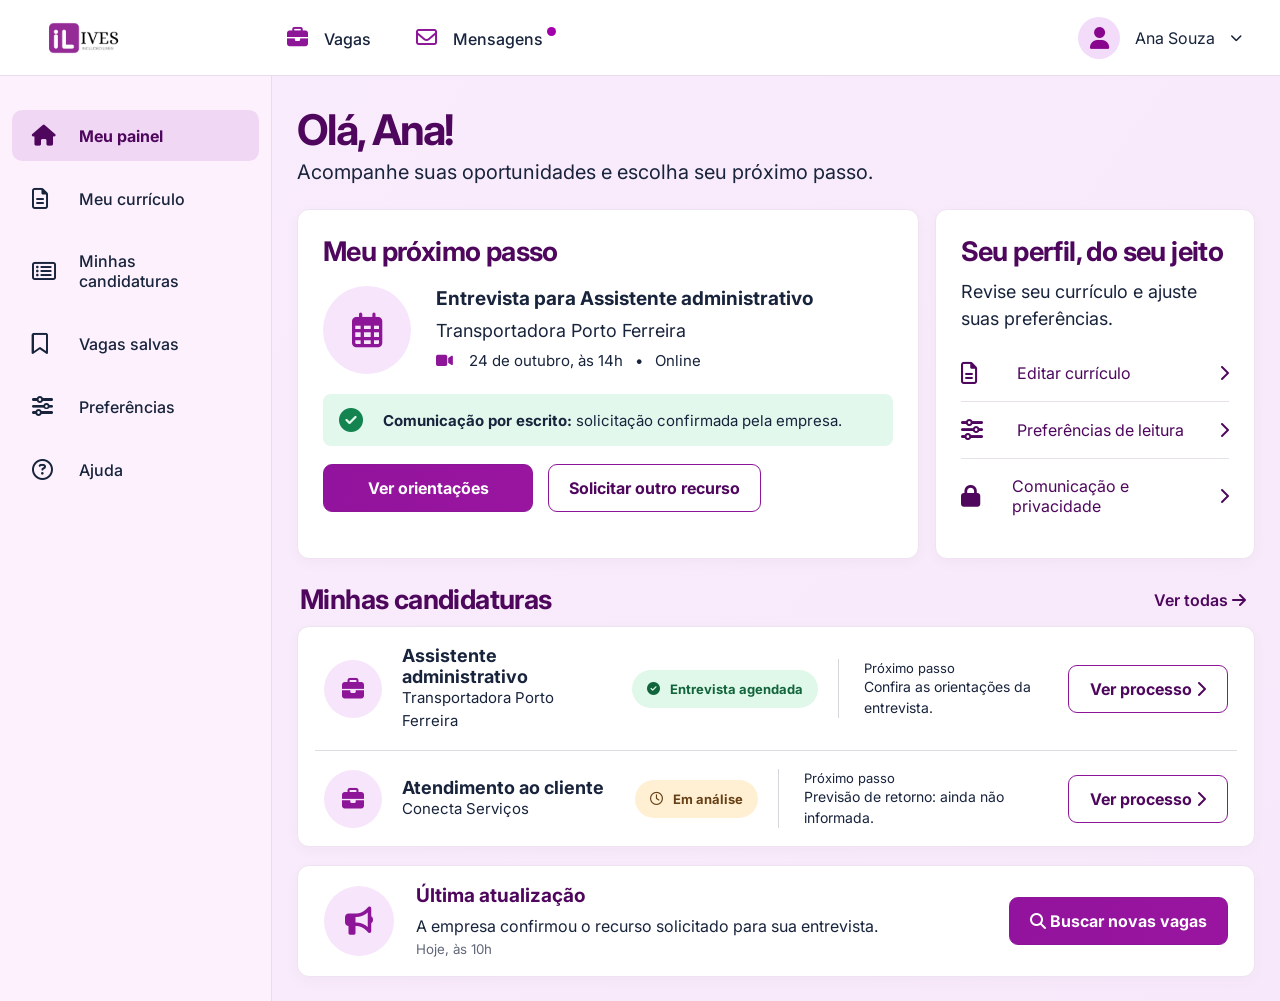
<file: painel_candidato/index.html>
<!doctype html>
<html lang="pt-BR">
<head>
    <meta charset="UTF-8">
    <meta name="viewport" content="width=device-width,initial-scale=1">
    <link rel="stylesheet" href="https://cdnjs.cloudflare.com/ajax/libs/font-awesome/6.7.2/css/all.min.css">
    <link rel="stylesheet" href="css/nav-lateral.css">
    <link rel="stylesheet" href="css/base.css">
    <link rel="stylesheet" href="css/componentes.css">
    <link rel="stylesheet" href="css/header.css">
    <link rel="stylesheet" href="css/layout.css">
    <link rel="stylesheet" href="css/responsivo.css">
    <link rel="stylesheet" href="css/sidebar.css">
    <title>Meu painel | Included Lives</title>
</head>
<body>
    <!-- Cabeçalho -->
    <header class="topbar">
        <!-- Logo -->
        <img src="assets/logo.png" alt="logo da Included Lives">

        <!-- Navegação das vagas e mensagens -->
        <nav class="topnav">
            <a href="#vagas" data-view="vagas"><i class="fa-solid fa-briefcase"></i> Vagas</a>
            <a href="#mensagens" data-view="mensagens"><i class="fa-regular fa-envelope"></i> Mensagens <span class="dot"></span></a>
        </nav>

        <!-- Perfil do candidato -->
        <button class="account" id="accountBtn">
            <span class="avatar"><i class="fa-solid fa-user"></i></span><span>Ana Souza</span><i class="fa-solid fa-chevron-down"></i>
        </button>

        <!-- Opções do Perfil -->
        <div class="account-menu" id="accountMenu" hidden>
            <button data-view="preferencias">Preferências</button>
            <button data-view="ajuda">Ajuda</button>
        </div>
    </header>
    

    <div class="shell">
        <!-- Navegação lateral -->
        <aside class="sidebar" aria-label="Navegação do candidato">
            <nav>
                <button class="side-link active" data-view="painel">
                    <i class="fa-solid fa-house"></i>
                    Meu painel
                </button>
                
                <button class="side-link" data-view="curriculo">
                    <i class="fa-regular fa-file-lines"></i>
                    Meu currículo
                </button>
                
                <button class="side-link" data-view="candidaturas">
                    <i class="fa-regular fa-rectangle-list"></i>
                    Minhas candidaturas
                </button>
                
                <button class="side-link" data-view="salvas">
                    <i class="fa-regular fa-bookmark"></i> 
                    Vagas salvas
                </button>
                
                <button class="side-link" data-view="preferencias">
                    <i class="fa-solid fa-sliders"></i> 
                    Preferências
                </button>
                
                <button class="side-link" data-view="ajuda">
                    <i class="fa-regular fa-circle-question"></i> 
                    Ajuda
                </button>
            </nav>
        </aside>

        <!-- Corpo do site -->
        <main id="main" class="main">

            <!-- Seção do painel -->
            <section id="painel" class="view active">
                <!-- Titulo da página -->
                <h1>Olá, Ana!</h1>
                <p class="lead">Acompanhe suas oportunidades e escolha seu próximo passo.</p>
                
                <div class="hero-grid">
                    <!-- Card 1 -->
                    <article class="card next">
                        <!-- Titulo -->
                        <h2>Meu próximo passo</h2>
                        
                        <!-- Informações -->
                        <div class="interview">
                            <span class="round-icon"><i class="fa-regular fa-calendar-days"></i></span>
                            <div>
                                <h3>Entrevista para Assistente administrativo</h3>
                                <p>Transportadora Porto Ferreira</p>
                                <p class="small">
                                    <i class="fa-solid fa-video accent"></i> 24 de outubro, às 14h <span class="sep">•</span> Online
                                </p>
                            </div>
                        </div>
                        
                        <!-- Confirmação da empresa-->
                        <div class="success">
                            <i class="fa-solid fa-circle-check"></i>
                            <span><b>Comunicação por escrito:</b> solicitação confirmada pela empresa.</span>
                        </div>

                        <!-- Botões -->
                        <div class="buttons">
                            <button class="primary" id="orientacoesBtn">Ver orientações</button>
                            <button class="outline" id="recursoBtn">Solicitar outro recurso</button>
                        </div>
                    </article>

                    <!-- Card 2 -->
                    <article class="card profile">
                        <!-- Titulo -->
                        <h2>Seu perfil, do seu jeito</h2>
                        <p>Revise seu currículo e ajuste suas preferências.</p>
                        
                        <!-- Botões -->
                        <button data-view="curriculo">
                            <i class="fa-regular fa-file-lines"></i> 
                            Editar currículo 
                            <i class="fa-solid fa-chevron-right"></i>
                        </button>
                        
                        <button data-view="preferencias">
                            <i class="fa-solid fa-sliders"></i> 
                            Preferências de leitura 
                            <i class="fa-solid fa-chevron-right"></i>
                        </button>
                        
                        <button data-view="preferencias">
                            <i class="fa-solid fa-lock"></i> 
                            Comunicação e privacidade 
                            <i class="fa-solid fa-chevron-right"></i>
                        </button>
                    </article>
                </div>
                
                <!-- Card 3-->
                <div class="section-title">
                    <h2>Minhas candidaturas</h2>

                    <button class="text-button" data-view="candidaturas">
                        Ver todas
                        <i class="fa-solid fa-arrow-right"></i>
                    </button>
                </div>

                <!-- Informações das candidaturas -->
                <article class="card applications">
                    <!-- Candidatura 1 -->
                    <div class="app-row">
                        <span class="round-icon mini"><i class="fa-solid fa-briefcase"></i></span>
                        
                        <!-- Nome da vaga e da empresa -->
                        <div class="app-name">
                            <h3>Assistente administrativo</h3>
                            <p>Transportadora Porto Ferreira</p>
                        </div>
                        
                        <!-- Icone da situação da vaga -->
                        <span class="pill green"><i class="fa-solid fa-circle-check"></i> Entrevista agendada</span>

                        <div class="next-step">
                            <small>Próximo passo</small>
                            <p>Confira as orientações da entrevista.</p>
                        </div>
                        
                        <!-- Botão que te joga para candidaturas-->
                        <button class="outline smallbtn" data-view="candidaturas">
                            Ver processo <i class="fa-solid fa-chevron-right"></i>
                        </button>
                    </div>

                    <!-- Candidatura 2 -->
                    <div class="app-row">
                        <span class="round-icon mini"><i class="fa-solid fa-briefcase"></i></span>
                        
                        <!-- Nome da vaga e da empresa -->
                        <div class="app-name">
                            <h3>Atendimento ao cliente</h3>
                            <p>Conecta Serviços</p>
                        </div>

                        <!-- Icone da situação da vaga -->
                        <span class="pill yellow"><i class="fa-regular fa-clock"></i> Em análise</span>
                        
                        <div class="next-step">
                            <small>Próximo passo</small>
                            <p>Previsão de retorno: ainda não informada.</p>
                        </div>
                        
                        <!-- Botão que te joga para candidaturas-->
                        <button class="outline smallbtn" data-view="candidaturas">
                            Ver processo <i class="fa-solid fa-chevron-right"></i>
                        </button>
                    </div>
                </article>

                <!-- Card 4 -->
                <article class="card update">
                    <span class="round-icon"><i class="fa-solid fa-bullhorn"></i></span>
                    <!-- Atualizações -->
                    <div>
                        <h3>Última atualização</h3>
                        <p>A empresa confirmou o recurso solicitado para sua entrevista.</p>
                        <small>Hoje, às 10h</small>
                    </div>
                    
                    <!-- Botão que joga para a aba de novas vagas -->
                    <button class="primary" data-view="vagas">
                        <i class="fa-solid fa-magnifying-glass"></i> 
                        Buscar novas vagas
                    </button>
                </article>
            </section>

            <!-- Seção do curriculo -->
            <section id="curriculo" class="view">
                <!-- Titulo -->
                <h1>Meu currículo</h1>
                <p class="lead">Atualize suas informações profissionais.</p>
                
                <!-- Formulário -->
                <div class="card formcard">
                    <form id="resumeForm">
                        <label>Nome completo
                            <input name="nome" value="Ana Souza" required>
                        </label>
                        
                        <label>E-mail
                            <input name="email" type="email" placeholder="ana@exemplo.com" required>
                        </label>
                            
                        <label>Resumo profissional
                            <textarea name="resumo" rows="4" placeholder="Conte um pouco sobre suas experiências e habilidades..."></textarea>
                        </label>
                        
                        <label>Formação
                            <input name="formacao" placeholder="Sua formação">
                        </label>
                        
                        <label>Habilidades
                            <input name="habilidades" placeholder="Ex.: atendimento, informática, organização">
                        </label>
                            
                        <button class="primary" type="submit">Salvar currículo</button>
                    </form>
                </div>
            </section>

            <!-- Seção de candidaturas -->
            <section id="candidaturas" class="view">
                <!-- Titulo -->
                <h1>Minhas candidaturas</h1>
                <p class="lead">Acompanhe cada etapa dos processos seletivos.</p>
                
                <!-- Card 1 / Candidatura -->
                <div class="card listcard">
                    <h3>Assistente administrativo</h3>
                    <p>Transportadora Porto Ferreira</p>
                    <span class="pill green">Entrevista agendada</span>
                    <p class="detail">Entrevista online — 24 de outubro, às 14h. Comunicação por escrito confirmada.</p>
                </div>

                <!-- Card 2 / Candidatura -->
                <div class="card listcard">
                    <h3>Atendimento ao cliente</h3>
                    <p>Conecta Serviços</p>
                    <span class="pill yellow">Em análise</span>
                    <p class="detail">A empresa ainda não informou uma previsão de retorno.</p>
                </div>
            </section>

            <!-- Seção de vagas salvas -->
            <section id="salvas" class="view">
                <!-- Titulo -->
                <h1>Vagas salvas</h1>
                <p class="lead">Oportunidades para consultar mais tarde.</p>

                <!-- Lista das vagas salvas -->
                <div class="card listcard">
                    <p>Você ainda não salvou nenhuma vaga neste painel demonstrativo.</p>
                    <button class="primary" data-view="vagas">Buscar vagas</button>
                </div>
            </section>

            <!-- Seção de preferências -->
            <section id="preferencias" class="view">
                <!-- Titulo -->
                <h1>Preferências</h1>
                <p class="lead">Personalize sua experiência de navegação.</p>

                <!-- Opções de preferências -->
                <div class="card formcard">
                    <label class="toggle">
                        <input type="checkbox" id="largeText"> Aumentar tamanho do texto
                    </label>
                    
                    <label class="toggle">
                        <input type="checkbox" id="contrast"> Alto contraste
                    </label>
                    
                    <label class="toggle">
                        <input type="checkbox" id="reduceMotion"> Reduzir animações
                    </label>
                    
                    <label class="toggle">
                        <input type="checkbox" id="written"> Prefiro comunicação por escrito
                    </label>

                    <p class="muted">As preferências são guardadas apenas neste navegador.</p>
                </div>
            </section>

            <!-- Seção de ajuda -->
            <section id="ajuda" class="view">
                <!-- Titulo -->
                <h1>Ajuda</h1>
                <p class="lead">Encontre respostas para dúvidas frequentes.</p>
                
                <!-- Dúvidas / Faqs -->
                <div class="card formcard">
                    <details>
                        <summary>Como acompanho uma candidatura?</summary>
                        <p>Abra “Minhas candidaturas” para consultar o status demonstrativo de cada processo.</p>
                    </details>
                    <details>
                        <summary>Como solicitar um recurso de acessibilidade?</summary>
                        <p>Use “Solicitar outro recurso” na visão geral para registrar sua solicitação localmente.</p>
                    </details>
                    <details>
                        <summary>Como edito meu currículo?</summary>
                        <p>Abra “Meu currículo”, preencha os campos e clique em “Salvar currículo”.</p>
                    </details>
                </div>
            </section>

            <!-- Seção de vagas / Header -->
            <section id="vagas" class="view">
                <h1>Buscar vagas</h1>
                <p class="lead">Encontre uma oportunidade para você.</p>
                <div class="card formcard">
                    <label>Pesquisar vaga
                        <input id="jobSearch" placeholder="Cargo ou empresa">
                    </label>
                    
                    <div id="jobResults"></div>
                </div>
            </section>
            
            <!-- Seção de mensagens / Header -->
            <section id="mensagens" class="view">
                <h1>Mensagens</h1>
                <p class="lead">Suas conversas com empresas.</p>
                
                <div class="card listcard">
                    <h3>Transportadora Porto Ferreira</h3>
                    <p>Seu recurso de comunicação por escrito foi confirmado para a entrevista.</p>
                    <small>Mensagem demonstrativa</small>
                </div>
            </section>
        </main>
    </div>

    <dialog id="dialog">
        <form method="dialog"><button class="close" aria-label="Fechar">×</button>
            <h2 id="dialogTitle"></h2>
            <div id="dialogBody"></div>
            <div class="buttons">
                <button class="primary" value="close">Entendi</button>
            </div>
        </form>
    </dialog>
    
    <div id="toast" role="status" aria-live="polite"></div>
    <script src="js/painel.js"></script>
</body>

</html>
</file>
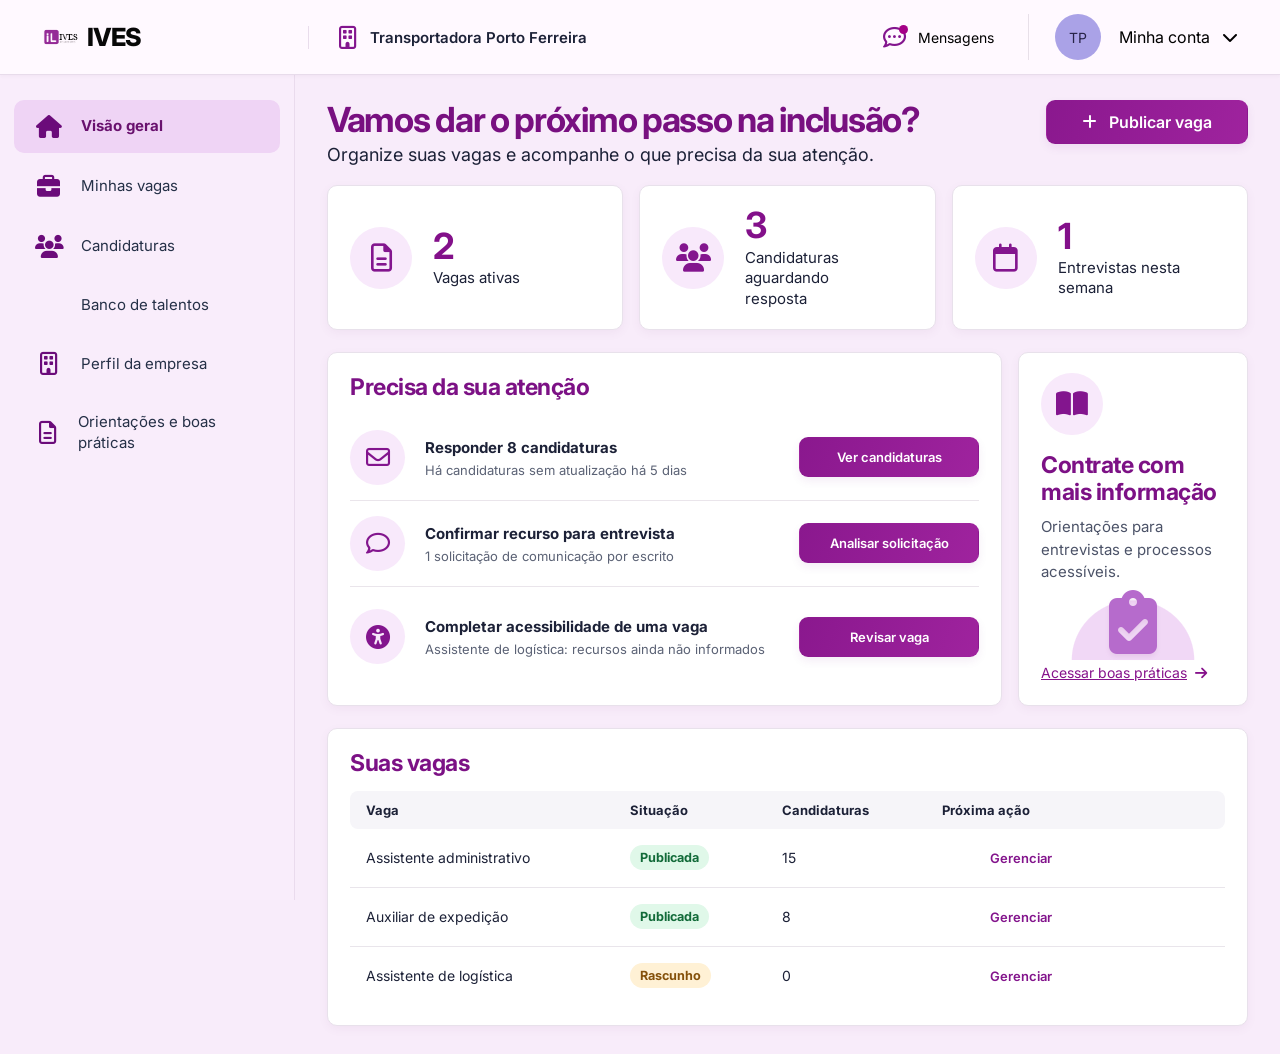
<file: painel_empresa/index.html>
<!doctype html>
<html lang="pt-BR">
<head>
  <meta charset="UTF-8">
  <meta name="viewport" content="width=device-width,initial-scale=1">
  <link rel="preconnect" href="https://fonts.googleapis.com">
  <link rel="preconnect" href="https://fonts.gstatic.com" crossorigin>
  <link href="https://fonts.googleapis.com/css2?family=Inter:wght@400;500;600;700;800&display=swap" rel="stylesheet">
  <link rel="stylesheet" href="https://cdnjs.cloudflare.com/ajax/libs/font-awesome/6.7.2/css/all.min.css">
  <link rel="stylesheet" href="css/modulos-componentes.css">
  <link rel="stylesheet" href="css/modulos-estrutura.css">
  <link rel="stylesheet" href="css/modulos-formularios.css">
  <link rel="stylesheet" href="css/modulos-responsivo.css">
  <link rel="stylesheet" href="css/modulos-tabelas.css">
  <link rel="stylesheet" href="css/painel-base.css">
  <link rel="stylesheet" href="css/painel-em-construcao.css">
  <link rel="stylesheet" href="css/painel-header.css">
  <link rel="stylesheet" href="css/painel-responsivo.css">
  <link rel="stylesheet" href="css/painel-sidebar.css">
  <link rel="stylesheet" href="css/painel-tabela-vagas.css">
  <link rel="stylesheet" href="css/painel-visao-geral.css">
  <script src="js/painel-empresa.js" defer></script>
  <title>Painel da empresa | Included Lives</title>
</head>
<body>
  <div class="app">
    <!-- Cabeçalho -->
    <header class="topbar">
      <!-- Logo -->
      <a class="brand" href="#visao-geral" aria-label="Included Lives, visão geral">
        <img src="assets/logo.png"alt="iLives"><span class="brand-name">IVES</span>
      </a>
      
      <!-- Nome da empresa no cabeçalho -->
      <div class="company-label">
        <i class="fa-regular fa-building"></i>
        <span>Transportadora Porto Ferreira</span>
      </div>

      <!-- Mensagens -->
      <div class="top-actions">
        <button class="top-message" data-page="mensagens">
          <i class="fa-regular fa-comment-dots"></i><span>Mensagens</span><b class="notification-dot"></b>
        </button>
        
        <!-- Perfil da Empresa -->
        <div class="account">
          <!-- Avatar -->
          <span class="avatar">TP</span>
          <button id="accountButton" aria-expanded="false" aria-controls="accountMenu">
            Minha conta 
            <i class="fa-solid fa-chevron-down"></i>
          </button>
          
          <!-- Opções ao clicar no perfil -->
          <div id="accountMenu" class="account-menu" hidden>
            <button data-page="perfil">Perfil da empresa</button>
            <button data-page="ajuda">Ajuda</button>
          </div>
        </div>
      </div>
    </header>
    
    <!-- Navegação / Menu Lateral -->
    <aside class="sidebar" aria-label="Menu da empresa">
      <nav id="sideNav">
        <button class="nav-link active" data-page="visao-geral">
          <i class="fa-solid fa-house"></i>
          <span>Visão geral</span>
        </button>

        <button class="nav-link" data-page="vagas">
          <i class="fa-solid fa-briefcase"></i>
          <span>Minhas vagas</span>
        </button>

        <button class="nav-link" data-page="candidaturas">
          <i class="fa-solid fa-users"></i>
          <span>Candidaturas</span>
        </button>

        <button class="nav-link" data-page="talentos">
          <i class="fa-solid fa-user-magnifying-glass"></i>
          <span>Banco de talentos</span>
        </button>

        <button class="nav-link" data-page="perfil">
          <i class="fa-regular fa-building"></i>
          <span>Perfil da empresa</span>
        </button>

        <button class="nav-link" data-page="orientacoes">
          <i class="fa-regular fa-file-lines"></i>
          <span>Orientações e boas práticas</span>
        </button>
      </nav>
    </aside>

    <!-- Seção 1 / Painel -->
    <main class="main" id="mainContent">
      <section id="overview" class="page overview" aria-labelledby="pageTitle">
        <div class="page-heading">
          <!-- Titulo Painel -->
          <div>
            <h1 id="pageTitle">Vamos dar o próximo passo na inclusão?</h1>
            <p>Organize suas vagas e acompanhe o que precisa da sua atenção.</p>
          </div>
          
          <!-- Botão para criar vaga de emprego -->
          <button class="btn btn-primary publish" data-page="vagas">
            <i class="fa-solid fa-plus"></i> 
            Publicar vaga
          </button>
        </div>

        <!-- Cards de status das vagas -->
        <div class="stats">
          <!-- Vagas ativas -->
          <article class="stat-card">
            <span class="circle-icon"><i class="fa-regular fa-file-lines"></i></span>

            <div>
              <strong>5</strong>
              <p>Vagas ativas</p>
            </div>
          </article>

          <!-- Candidaturas aguardando resposta -->
          <article class="stat-card">
            <span class="circle-icon"><i class="fa-solid fa-users"></i></span>
            
            <div>
              <strong>8</strong>
              <p>Candidaturas aguardando<br class="desktop-only"> resposta</p>
            </div>
          </article>

          <!-- Entrevistas agendadadas -->
          <article class="stat-card">
            <span class="circle-icon"><i class="fa-regular fa-calendar"></i></span>
            
            <div>
              <strong>2</strong>
              <p>Entrevistas nesta semana</p>
            </div>
          </article>
        </div>
        
        <!-- Card Principal -->
        <div class="middle-grid">
          <section class="panel attention">
            <!-- Titulo -->
            <h2>Precisa da sua atenção</h2>

            <!-- Linha 1 -->
            <div class="attention-row">
              <span class="circle-icon small"><i class="fa-regular fa-envelope"></i></span>

              <!-- Descrição -->
              <div class="attention-text">
                <strong>Responder 8 candidaturas</strong>
                <p>Há candidaturas sem atualização há 5 dias</p>
              </div>
              
              <button class="btn btn-primary btn-small" data-page="candidaturas">Ver candidaturas</button>
            </div>

            <!-- Linha 2-->
            <div class="attention-row">
              <span class="circle-icon small"><i class="fa-regular fa-comment"></i></span>

              <!-- Descrição -->
              <div class="attention-text">
                <strong>Confirmar recurso para entrevista</strong>
                <p>1 solicitação de comunicação por escrito</p>
              </div>
              
              <button class="btn btn-primary btn-small" data-page="candidaturas">Analisar solicitação</button>
            </div>

            <!-- Linha 3 -->
            <div class="attention-row">
              <span class="circle-icon small"><i class="fa-solid fa-universal-access"></i></span>

              <!-- Descrição -->
              <div class="attention-text">
                <strong>Completar acessibilidade de uma vaga</strong>
                <p>Assistente de logística: recursos ainda não informados</p>
              </div>
              
              <button class="btn btn-primary btn-small" data-page="vagas">Revisar vaga</button>
            </div>
          </section>

          <!-- Card 2 -->
          <aside class="panel guidance">
            <span class="circle-icon"><i class="fa-solid fa-book-open"></i></span>
            
            <!-- Titulo -->
            <h2>Contrate com mais informação</h2>
            <p>Orientações para entrevistas e processos acessíveis.</p>
            
            <!-- Icone da lista de check -->
            <div class="guide-illustration" aria-hidden="true">
              <i class="fa-solid fa-clipboard-check"></i>
            </div>
            
            <!-- Botão que te joga para a aba de boas práticas -->
            <button class="text-link" data-page="orientacoes">
              Acessar boas práticas<i class="fa-solid fa-arrow-right"></i>
            </button>
          </aside>
        </div>

        <!-- Card 3 -->
        <section class="panel jobs">
          <!-- Titulo -->
          <h2>Suas vagas</h2>
          
          <!-- Tabela -->
          <div class="table-wrap">
            <table>
              <thead>
                <tr>
                  <th>Vaga</th>
                  <th>Situação</th>
                  <th>Candidaturas</th>
                  <th colspan="2">Próxima ação</th>
                </tr>
              </thead>

              <tbody>
                <!-- Vaga 1 -->
                <tr>
                  <td>Assistente administrativo</td>
                  <td><span class="status published"><i class="fa-solid fa-circle"></i> Publicada</span></td>
                  <td>15</td>
                  <td><button class="btn btn-outline" data-page="vagas">Gerenciar</button></td>
                  <td>
                    <button class="dots" data-page="vagas" aria-label="Mais opções da vaga Assistente administrativo">
                    <i class="fa-solid fa-ellipsis-vertical"></i>
                    </button>
                  </td>
                </tr>

                <!-- Vaga 2 -->
                <tr>
                  <td>Auxiliar de expedição</td>
                  <td><span class="status published"><i class="fa-solid fa-circle"></i> Publicada</span></td>
                  <td>8</td>
                  <td><button class="btn btn-outline" data-page="vagas">Gerenciar</button></td>
                  <td>
                    <button class="dots" data-page="vagas" aria-label="Mais opções da vaga Auxiliar de expedição">
                      <i class="fa-solid fa-ellipsis-vertical"></i>
                    </button>
                  </td>
                </tr>

                <!-- Vaga 3 -->
                <tr>
                  <td>Assistente de logística</td>
                  <td><span class="status draft"><i class="fa-solid fa-circle"></i> Rascunho</span></td>
                  <td>—</td>
                  <td><button class="btn btn-outline" data-page="vagas">Continuar edição</button></td>
                  <td>
                    <button class="dots" data-page="vagas" aria-label="Mais opções da vaga Assistente de logística">
                      <i class="fa-solid fa-ellipsis-vertical"></i>
                    </button>
                  </td>
                </tr>
              </tbody>
            </table>
          </div>
        </section>
      </section>
      <section id="workspace" class="page workspace" hidden aria-live="polite"></section>
    </main>
    <div id="toast" role="status" aria-live="polite"></div>
  </div>
</body>

</html>
</file>
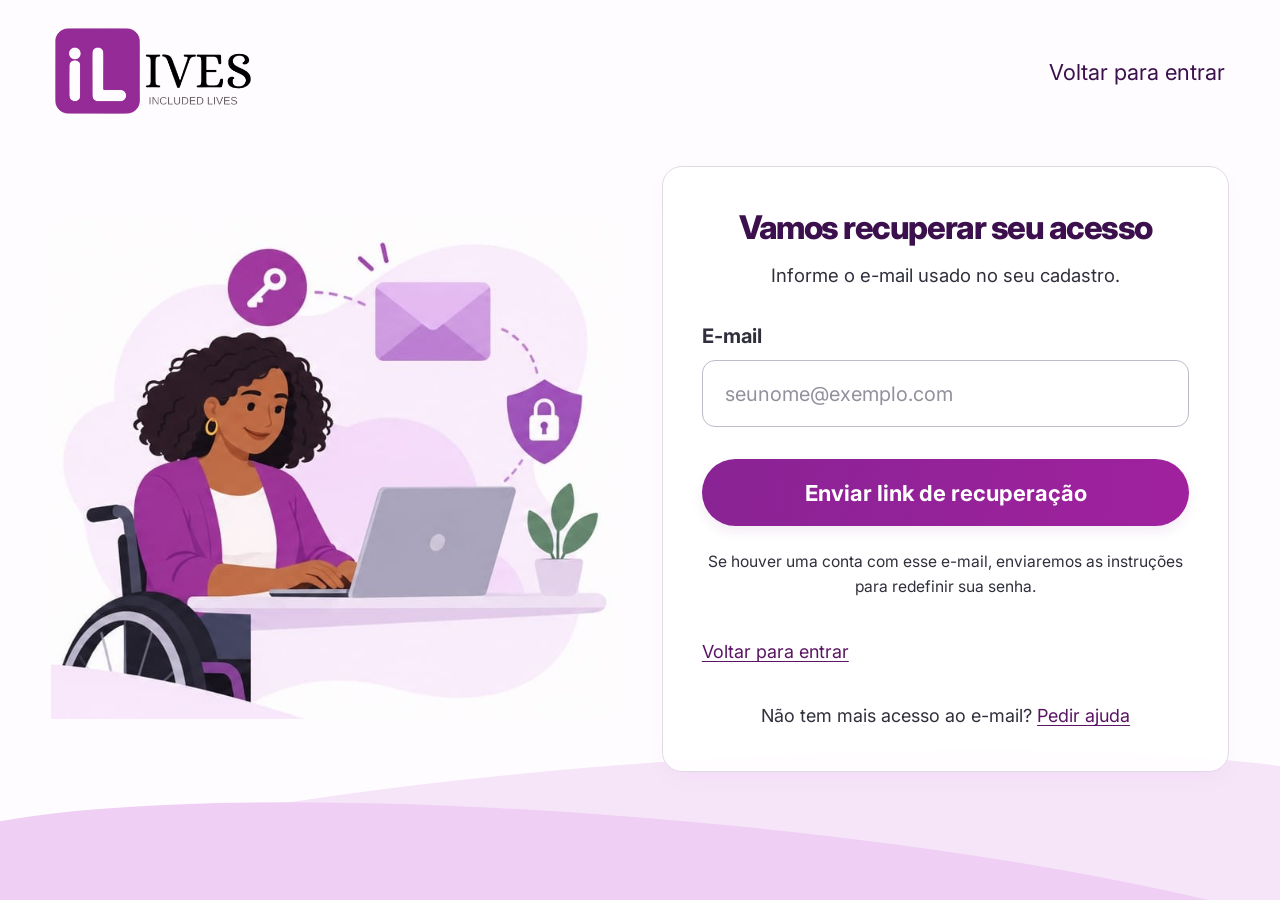
<file: recuperacao_conta/index.html>
<!DOCTYPE html>
<html lang="pt-BR">

<head>
  <meta charset="UTF-8">
  <meta name="viewport" content="width=device-width, initial-scale=1.0">
  <meta name="theme-color" content="#ffffff">
  <title>Recuperar acesso | Included Lives</title>
  <link rel="preconnect" href="https://fonts.googleapis.com">
  <link rel="preconnect" href="https://fonts.gstatic.com" crossorigin>
  <link href="https://fonts.googleapis.com/css2?family=Inter:wght@400;500;600;700;800&display=swap" rel="stylesheet">
  <link rel="stylesheet" href="style.css">
  <script src="script.js" defer></script>
</head>

<body>
  <div class="page">
    <!-- Cabeçalho -->
    <header class="topbar">
      <!-- Logo -->
      <a class="brand" href="index.html" aria-label="Included Lives - início">
        <img src="assets/logo.png" alt="Included Lives">
      </a>
      
      <!-- Botão para voltar pro login -->
      <a class="top-link" href="login.html">Voltar para entrar</a>
    </header>

    <!-- Corpo da página -->
    <main class="content">
      <!-- Lado Esquerdo / imagem de ilustração -->
      <section class="illustration" aria-label="Ilustração de uma pessoa usando um computador para recuperar seu acesso">
        <img src="assets/ilustracao-recuperacao.jpg" alt="Mulher em cadeira de rodas utilizando notebook, com símbolos de e-mail e segurança">
      </section>

      <!-- Lado direito / Card de recuperação de conta -->
      <section class="recovery-card" aria-labelledby="title">
        <!-- Titulo -->
        <h1 id="title">Vamos recuperar seu acesso</h1>
        <p class="subtitle">Informe o e-mail usado no seu cadastro.</p>

        <!-- Formulario -->
        <form id="recovery-form" novalidate>
          <label for="email">E-mail</label>
          <input id="email" name="email" type="email" autocomplete="email" inputmode="email" placeholder="seunome@exemplo.com" required aria-describedby="feedback">
          <button class="submit" type="submit">Enviar link de recuperação</button>
          <p class="feedback" id="feedback" role="status" aria-live="polite"></p>
        </form>

        <p class="explanation">Se houver uma conta com esse e-mail, enviaremos as instruções para redefinir sua senha.</p>

        <!-- Link para voltar pro login-->
        <div class="back-divider">
          <a href="login.html">Voltar para entrar</a>
        </div>

        <!-- Pedir ajuda ao suporte -->
        <p class="help">Não tem mais acesso ao e-mail? <a
            href="mailto:suporte@exemplo.com?subject=Ajuda%20com%20acesso">Pedir ajuda</a></p>
      </section>
    </main>

    <div class="wave wave-back" aria-hidden="true"></div>
    <div class="wave wave-front" aria-hidden="true"></div>
  </div>
</body>

</html>
</file>
<file: painel_candidato/css/nav-lateral.css>
/* Meu painel */

.hero-grid {
    display: grid;
    grid-template-columns: 1.94fr 1fr;
    gap: 16px
}

.next,
.profile {
    padding: 25px
}

.interview {
    display: flex;
    gap: 25px;
    align-items: center;
    margin-bottom: 20px
}

.interview p {
    font-size: 18px
}

.interview .small {
    font-size: 15px;
    margin-top: 6px
}

.accent {
    color: var(--purple);
    margin-right: 12px
}

.sep {
    margin: 0 8px
}

.round-icon {
    background: #f6e5fb;
    color: var(--purple);
    border-radius: 50%;
    display: grid;
    place-items: center;
    flex: 0 0 88px;
    height: 88px;
    font-size: 35px
}

.success {
    background: #e2f8ed;
    border-radius: 8px;
    padding: 14px 16px;
    display: flex;
    gap: 20px;
    align-items: center;
    font-size: 15px
}

.success i {
    color: #138350;
    font-size: 24px
}

.buttons {
    display: flex;
    gap: 15px;
    margin-top: 18px
}

.buttons>button {
    min-width: 210px
}

.profile>p {
    font-size: 18px;
    margin: -8px 0 13px
}

.profile>button {
    border: 0;
    border-bottom: 1px solid #e6e0e8;
    background: white;
    width: 100%;
    display: flex;
    align-items: center;
    text-align: left;
    gap: 26px;
    color: var(--deep);
    padding: 17px 0;
    font-size: 16px
}

.profile>button:last-child {
    border-bottom: 0
}

.profile>button i:first-child {
    font-size: 22px;
    width: 30px
}

.profile>button i:last-child {
    margin-left: auto
}

.section-title {
    display: flex;
    align-items: center;
    justify-content: space-between;
    margin: 24px 3px 10px
}

.section-title h2 {
    margin: 0
}

.round-icon.mini {
    flex-basis: 58px;
    height: 58px;
    font-size: 22px
}

.update {
    display: flex;
    align-items: center;
    gap: 22px;
    padding: 18px 26px;
    margin-top: 18px
}

.update .round-icon {
    flex-basis: 70px;
    height: 70px;
    font-size: 28px
}

.update h3 {
    color: var(--deep)
}

.update small {
    color: var(--muted)
}

.update .primary {
    margin-left: auto
}

/* Meu curriculo */

.formcard {
    max-width: 850px;
    padding: 25px
}

.formcard form {
    display: grid;
    gap: 17px
}

.formcard label {
    display: grid;
    gap: 7px;
    font-weight: 600
}

.formcard input:not([type=checkbox]),
.formcard textarea {
    border: 1px solid #d8cbdd;
    border-radius: 8px;
    padding: 12px;
    width: 100%;
    background: #fff
}

.formcard .primary {
    justify-self: start
}

/* Minhas candidaturas */

.applications {
    padding: 0 17px
}

.app-row {
    display: flex;
    align-items: center;
    gap: 20px;
    padding: 18px 9px
}

.app-row+.app-row {
    border-top: 1px solid #dedce2
}

.app-name {
    min-width: 210px;
    flex: 1
}

.app-name h3 {
    font-size: 18px;
    margin: 0
}

.app-name p {
    font-size: 15px
}

.pill {
    white-space: nowrap;
    display: inline-flex;
    align-items: center;
    gap: 10px;
    border-radius: 30px;
    padding: 11px 15px;
    font-weight: 700;
    font-size: 13px
}

.green {
    background: #dff8e9;
    color: #12643c
}

.yellow {
    background: #fff0d3;
    color: #674016
}

.next-step {
    border-left: 1px solid #d7d4dc;
    padding-left: 25px;
    flex: 1.15;
    font-size: 14px
}

.next-step small {
    font-size: 13px
}

.smallbtn {
    min-width: 160px;
    padding: 11px 12px
}

/* Vagas salvas */

#jobResults {
    margin-top: 20px
}

#jobResults .job {
    padding: 15px;
    border-top: 1px solid var(--line)
}

/* Preferências */

.toggle {
    display: flex;
    align-items: center;
    gap: 15px;
    padding: 12px 0
}

.toggle input {
    accent-color: var(--purple);
    width: 20px;
    height: 20px
}

.large-text {
    font-size: 115%
}

.high-contrast {
    --bg: #fff;
    --ink: #090909;
    --deep: #31003e;
    --muted: #222;
    --line: #555
}

/* Ajuda */

details {
    padding: 15px;
    border-bottom: 1px solid var(--line)
}

summary {
    cursor: pointer;
    font-weight: 600
}

details p {
    padding: 12px 0
}
</file>
<file: painel_candidato/css/base.css>
@import url("https://fonts.googleapis.com/css2?family=Inter:wght@400;500;600;700;800&display=swap");

:root {
    --purple: #8d1598;
    --deep: #4e075d;
    --ink: #18233c;
    --muted: #606779;
    --line: #eadff0;
    --bg: #faecfb;
    --header: 76px
}

* {
    box-sizing: border-box
}

html,
body {
    margin: 0;
    min-height: 100%;
    font-family: Inter, Arial, sans-serif;
    color: var(--ink)
}

body {
    background: linear-gradient(125deg, #f9ecfc, #f8eafa 70%, #f7e9fb)
}

button,
input,
textarea {
    font: inherit
}

button {
    cursor: pointer
}

button:focus-visible,
a:focus-visible,
input:focus-visible,
textarea:focus-visible {
    outline: 3px solid #b74bc9;
    outline-offset: 3px
}

h1 {
    color: var(--deep);
    font-size: clamp(34px, 3.3vw, 55px);
    margin: 0 0 3px;
    letter-spacing: -1.7px;
    line-height: 1.14
}

h2 {
    font-size: 27px;
    color: var(--deep);
    margin: 0 0 18px;
    letter-spacing: -.6px
}

h3 {
    margin: 0 0 7px;
    font-size: 19px
}

p {
    margin: 0;
    line-height: 1.5
}

.lead {
    font-size: 20px;
    margin: 0 0 22px
}
</file>
<file: painel_candidato/css/componentes.css>
.card {
    background: #fff;
    border: 1px solid #eee3f0;
    border-radius: 12px;
    box-shadow: 0 4px 14px #55245c08
}

.primary,
.outline {
    border-radius: 9px;
    padding: 13px 20px;
    font-weight: 700;
    border: 1.5px solid var(--purple)
}

.primary {
    background: linear-gradient(95deg, #92139d, #99159f);
    color: #fff
}

.outline {
    background: #fff;
    color: var(--deep)
}

.text-button {
    background: none;
    border: 0;
    color: var(--deep);
    font-weight: 600
}

.listcard {
    padding: 22px;
    margin-bottom: 16px
}

.listcard .detail {
    margin-top: 15px
}

.muted {
    color: var(--muted);
    font-size: 13px;
    margin-top: 18px
}

dialog {
    border: 1px solid var(--line);
    border-radius: 16px;
    padding: 30px;
    max-width: 490px;
    width: calc(100% - 32px);
    box-shadow: 0 15px 60px #0003
}

dialog::backdrop {
    background: #1e102d77
}

dialog h2 {
    padding-right: 25px
}

.close {
    position: absolute;
    right: 20px;
    top: 15px;
    border: 0;
    background: transparent;
    font-size: 27px
}

#toast {
    position: fixed;
    bottom: 20px;
    right: 20px;
    background: #43104f;
    color: #fff;
    padding: 14px 20px;
    border-radius: 9px;
    display: none;
    z-index: 10
}
</file>
<file: painel_candidato/css/header.css>
.topbar {
    height: var(--header);
    background: #fff;
    display: flex;
    align-items: center;
    border-bottom: 1px solid #e9dcec;
    position: relative;
    z-index: 3;
    padding: 0 32px;
    gap: 35px
}

header img {
    width: 100px;
    height: 100px;
}

.topnav {
    display: flex;
    align-items: center;
    margin-left: 120px;
    gap: 45px;
}

.topnav a {
    color: var(--ink);
    text-decoration: none;
    font-weight: 500;
    position: relative
}

.topnav i {
    color: var(--purple);
    font-size: 21px;
    margin-right: 12px
}

.dot {
    display: inline-block;
    background: #a200aa;
    width: 9px;
    height: 9px;
    border-radius: 50%;
    vertical-align: top
}

.account {
    margin-left: auto;
    border: 0;
    background: transparent;
    display: flex;
    align-items: center;
    gap: 15px;
    color: var(--ink)
}

.account .fa-chevron-down {
    font-size: 12px
}

.avatar {
    background: #f2dcf9;
    border-radius: 50%;
    height: 42px;
    width: 42px;
    display: grid;
    place-items: center;
    color: #87068d;
    font-size: 22px
}

.account-menu {
    position: absolute;
    right: 25px;
    top: 65px;
    background: white;
    box-shadow: 0 8px 24px #34023d20;
    border: 1px solid var(--line);
    border-radius: 10px;
    padding: 8px
}

.account-menu button {
    display: block;
    border: 0;
    background: transparent;
    padding: 12px 25px;
    width: 100%;
    text-align: left
}
</file>
<file: painel_candidato/css/layout.css>
.shell {
    display: grid;
    grid-template-columns: 272px minmax(0, 1fr);
    min-height: calc(100dvh - var(--header))
}

.main {
    padding: 30px 25px 24px;
    min-width: 0;
    overflow: auto
}

.view {
    display: none
}

.view.active {
    display: block
}
</file>
<file: painel_candidato/css/responsivo.css>
@media(max-width:1200px) {
    .app-row {
        flex-wrap: wrap
    }

    .app-name {
        flex: 1
    }

    .next-step {
        flex: 1;
        min-width: 180px
    }

    .hero-grid {
        grid-template-columns: 1.4fr 1fr
    }

    .buttons>button {
        min-width: 0
    }
}

@media(max-width:850px) {
    .shell {
        grid-template-columns: 80px minmax(0, 1fr)
    }

    .sidebar {
        padding: 20px 8px
    }

    .side-link {
        font-size: 0;
        justify-content: center;
        padding: 17px 8px
    }

    .side-link i {
        font-size: 22px
    }

    .brand {
        width: auto
    }

    .topbar {
        padding: 0 16px
    }

    .hero-grid {
        grid-template-columns: 1fr
    }

    .main {
        padding: 24px 16px
    }

    .topnav {
        gap: 18px
    }
}

@media(max-width:550px) {
    .topbar {
        height: 68px;
        gap: 12px
    }

    .brand {
        font-size: 21px
    }

    .brand-icon {
        font-size: 20px
    }

    .topnav a {
        font-size: 0
    }

    .topnav i {
        font-size: 20px;
        margin: 0
    }

    .account span:not(.avatar) {
        display: none
    }

    .account {
        gap: 5px
    }

    .shell {
        grid-template-columns: 57px minmax(0, 1fr)
    }

    .side-link i {
        font-size: 18px
    }

    .sidebar {
        padding: 12px 4px
    }

    .main {
        padding: 22px 12px
    }

    h1 {
        font-size: 34px
    }

    h2 {
        font-size: 23px
    }

    .lead {
        font-size: 16px
    }

    .next,
    .profile {
        padding: 18px
    }

    .interview {
        gap: 12px
    }

    .round-icon {
        flex-basis: 55px;
        height: 55px;
        font-size: 24px
    }

    .interview h3 {
        font-size: 16px
    }

    .interview p {
        font-size: 14px
    }

    .buttons {
        flex-direction: column
    }

    .app-row {
        gap: 10px
    }

    .app-name {
        min-width: 140px
    }

    .next-step {
        border: 0;
        padding-left: 0
    }

    .update {
        flex-wrap: wrap;
        padding: 16px
    }

    .update .primary {
        margin-left: 0;
        width: 100%
    }

    .section-title h2 {
        font-size: 20px
    }
}
</file>
<file: painel_candidato/css/sidebar.css>
.sidebar {
    border-right: 1px solid #e9dcec;
    background: #fff7ff91;
    padding: 34px 12px
}

.sidebar nav {
    display: grid;
    gap: 12px
}

.side-link {
    border: 0;
    background: transparent;
    color: var(--ink);
    text-align: left;
    padding: 15px 20px;
    display: flex;
    align-items: center;
    gap: 24px;
    border-radius: 10px;
    font-weight: 500
}

.side-link i {
    font-size: 21px;
    width: 23px
}

.side-link.active,
.side-link:hover {
    background: #f0d8f5;
    color: var(--deep);
    font-weight: 700
}
</file>
<file: painel_empresa/css/modulos-componentes.css>
/* MODULOS — COMPONENTES */

.ws-btn {
    border: 1px solid #92279f;
    color: #7d198c;
    background: white;
    border-radius: 9px;
    padding: 10px 14px;
    cursor: pointer;
    font-weight: 700;
    font: inherit;
    white-space: nowrap
}

.ws-btn.primary {
    background: linear-gradient(110deg, #7a198c, #aa32b0);
    color: white
}

.ws-btn:hover {
    filter: brightness(.95)
}

.ws-btn:disabled {
    opacity: .5;
    cursor: not-allowed
}

.ws-pill {
    display: inline-flex;
    padding: 5px 10px;
    border-radius: 30px;
    font-size: .79rem;
    font-weight: 700;
    background: #f3e4f5;
    color: #7e1b8e
}

.ws-pill.ok {
    background: #e0f8e9;
    color: #126b39
}

.ws-pill.warn {
    background: #fff1d5;
    color: #85510b
}

.ws-muted {
    color: #6d6b79;
    font-size: .88rem
}

.ws-stat {
    display: flex;
    gap: 12px;
    align-items: center
}

.ws-stat i {
    font-size: 1.4rem;
    color: #8a239c;
    background: #f5e6fa;
    border-radius: 50%;
    padding: 16px
}

.ws-stat strong {
    font-size: 1.5rem;
    color: #71137f
}

.ws-empty {
    text-align: center;
    padding: 45px 20px;
    color: #686075
}

.ws-empty i {
    font-size: 2rem;
    color: #8b229d;
    display: block;
    margin-bottom: 15px
}

.ws-tabs {
    display: flex;
    gap: 8px;
    border-bottom: 1px solid #e5d8e9;
    margin-bottom: 18px;
    flex-wrap: wrap
}

.ws-tab {
    border: 0;
    background: none;
    padding: 12px 16px;
    cursor: pointer;
    color: #5c5262;
    font: inherit
}

.ws-tab.active {
    color: #7b1589;
    border-bottom: 3px solid #90219d;
    font-weight: 700
}

.ws-notice {
    background: #f7ecfa;
    border-radius: 10px;
    padding: 15px;
    color: #571166
}

.ws-guide {
    display: flex;
    gap: 14px;
    align-items: start
}

.ws-guide i {
    font-size: 1.4rem;
    color: #8e219f
}

.ws-guide p {
    margin: 5px 0 0
}

.ws-list {
    display: grid;
    gap: 12px
}

.ws-small {
    font-size: .84rem
}

.ws-feedback {
    color: #1c6a3c;
    font-weight: 600
}

.ws-danger {
    color: #9d2340
}

.ws-chip {
    display: inline-block;
    padding: 5px 10px;
    background: #f6edf9;
    border-radius: 20px;
    margin: 3px
}

.ws-inline {
    display: flex;
    align-items: center;
    gap: 12px;
    flex-wrap: wrap
}

#toast {
    position: fixed;
    bottom: 20px;
    right: 20px;
    background: #371141;
    color: white;
    border-radius: 10px;
    padding: 13px 20px;
    box-shadow: 0 8px 28px #0002;
    z-index: 200;
    display: none
}

#toast.visible {
    display: block
}
</file>
<file: painel_empresa/css/modulos-estrutura.css>
/* MODULOS — ESTRUTURA */

.workspace {
    padding: 0 0 30px;
    max-width: 1250px
}

.workspace h1 {
    font-size: clamp(1.6rem, 2.3vw, 2.3rem);
    color: #6e137e;
    margin: 0 0 8px
}

.workspace h2 {
    color: #70147d;
    font-size: 1.2rem;
    margin: 0 0 15px
}

.workspace p {
    line-height: 1.5
}

.ws-head {
    display: flex;
    justify-content: space-between;
    align-items: center;
    gap: 16px;
    margin-bottom: 20px
}

.ws-sub {
    color: #5d6070;
    margin: 0
}

.ws-card {
    background: white;
    border: 1px solid #eaddec;
    border-radius: 14px;
    padding: 20px;
    box-shadow: 0 2px 9px #5a16600b;
    margin-bottom: 16px
}

.ws-grid {
    display: grid;
    grid-template-columns: repeat(3, minmax(0, 1fr));
    gap: 14px
}

.ws-grid.two {
    grid-template-columns: repeat(2, minmax(0, 1fr))
}

.ws-split {
    display: grid;
    grid-template-columns: 1.5fr 1fr;
    gap: 16px
}
</file>
<file: painel_empresa/css/modulos-formularios.css>
/* MODULOS — FORMULARIOS */

.ws-card label {
    display: flex;
    flex-direction: column;
    gap: 7px;
    font-weight: 600;
    color: #28243a;
    font-size: .92rem
}

.ws-card input:not([type=checkbox]),
.ws-card textarea,
.ws-card select,
.ws-tools input,
.ws-tools select {
    border: 1px solid #d9cfdd;
    border-radius: 9px;
    padding: 11px 12px;
    background: white;
    color: #21182f;
    width: 100%;
    font: inherit;
    min-width: 0
}

.ws-card textarea {
    resize: vertical;
    min-height: 100px
}

.ws-card input:focus,
.ws-card select:focus,
.ws-card textarea:focus,
.ws-tools input:focus {
    outline: 2px solid #ae5ac3;
    outline-offset: 1px
}

.ws-tools {
    display: flex;
    gap: 12px;
    align-items: center;
    margin-bottom: 18px;
    flex-wrap: wrap
}

.ws-tools input {
    flex: 1 1 220px
}

.ws-tools select {
    flex: 0 1 220px
}

.ws-check {
    display: flex !important;
    flex-direction: row !important;
    align-items: center;
    gap: 9px !important;
    font-weight: 500 !important
}

.ws-check input {
    accent-color: #8a1e99
}

.ws-fieldset {
    border: 0;
    padding: 0;
    margin: 0
}

.ws-fieldset legend {
    font-weight: 700;
    margin-bottom: 10px
}
</file>
<file: painel_empresa/css/modulos-responsivo.css>
/* MODULOS — RESPONSIVO */

@media(max-width:950px) {
    .ws-grid {
        grid-template-columns: repeat(2, minmax(0, 1fr))
    }

    .ws-split {
        grid-template-columns: 1fr
    }
}

@media(max-width:640px) {

    .ws-grid,
    .ws-grid.two {
        grid-template-columns: 1fr
    }

    .ws-head {
        align-items: stretch;
        flex-direction: column
    }

    .ws-card {
        padding: 15px
    }

    .ws-table {
        min-width: 570px
    }

    .ws-actions .ws-btn {
        white-space: normal
    }
}
</file>
<file: painel_empresa/css/modulos-tabelas.css>
/* MODULOS — TABELAS */

.ws-table {
    width: 100%;
    border-collapse: collapse;
    text-align: left
}

.ws-table th {
    background: #f7f2fa;
    font-size: .85rem
}

.ws-table th,
.ws-table td {
    padding: 13px 10px;
    border-bottom: 1px solid #eee6f0
}

.ws-table td {
    font-size: .91rem
}

.ws-table tr:last-child td {
    border-bottom: 0
}

.ws-table-wrap {
    overflow: auto
}

.ws-actions {
    display: flex;
    gap: 8px;
    flex-wrap: wrap
}
</file>
<file: painel_empresa/css/painel-base.css>
/* PAINEL — BASE */

:root {
    --purple: #83158e;
    --purple2: #a52cb1;
    --ink: #1c2137;
    --muted: #5b6275;
    --line: #e8e0e9;
    --pale: #f7eafa;
    --header: 75px;
    --sidebar: 295px
}

* {
    box-sizing: border-box
}

html,
body {
    margin: 0;
    min-height: 100%;
    font-family: Inter, Arial, sans-serif;
    color: var(--ink)
}

body {
    background: #f8ecfa
}

button {
    font: inherit;
    cursor: pointer
}

button:focus-visible,
a:focus-visible {
    outline: 3px solid #b660c5;
    outline-offset: 3px
}

button:disabled {
    cursor: not-allowed
}

.app {
    min-height: 100dvh
}
</file>
<file: painel_empresa/css/painel-em-construcao.css>
/* PAINEL — EM CONSTRUCAO */

.construction {
    min-height: calc(100dvh - var(--header) - 60px);
    display: grid;
    place-items: center
}

.construction[hidden],
.overview[hidden] {
    display: none
}

.construction-card {
    width: min(100%, 600px);
    text-align: center;
    background: white;
    border: 1px solid var(--line);
    border-radius: 22px;
    padding: 56px 32px;
    box-shadow: 0 8px 35px #69277314
}

.construction-icon {
    width: 94px;
    height: 94px;
    margin: 0 auto 22px;
    background: #f4def8;
    color: #84138b;
    border-radius: 50%;
    display: grid;
    place-items: center;
    font-size: 38px
}

.eyebrow {
    font-size: 12px;
    letter-spacing: 3px;
    color: #a268a6;
    font-weight: 800
}

.construction-card h1 {
    font-size: clamp(30px, 4vw, 45px);
    color: #7d1288;
    margin: 10px 0
}

.construction-card>p:not(.eyebrow) {
    color: #586075;
    line-height: 1.6;
    margin-bottom: 27px
}

.construction-card .btn {
    display: inline-flex;
    align-items: center;
    gap: 10px
}
</file>
<file: painel_empresa/css/painel-header.css>
/* PAINEL — HEADER */

.topbar {
    height: var(--header);
    position: fixed;
    z-index: 10;
    inset: 0 0 auto;
    background: #fff9ff;
    border-bottom: 1px solid #e8dceb;
    display: flex;
    align-items: center;
    padding: 0 36px;
    gap: 30px;
    box-shadow: 0 1px 4px #4b23500b
}

.brand {
    display: flex;
    align-items: center;
    gap: 3px;
    width: 242px;
    flex-shrink: 0;
    text-decoration: none;
    color: #080808
}

.brand img {
    height: 48px;
    width: 48px;
    object-fit: cover;
    object-position: 23% 50%;
    border-radius: 10px
}

.brand-name {
    font-weight: 800;
    font-size: 25px;
    letter-spacing: -1px
}

.company-label {
    display: flex;
    align-items: center;
    gap: 14px;
    border-left: 1px solid #e9ddec;
    padding-left: 30px;
    font-size: 15px;
    font-weight: 600;
    white-space: nowrap
}

.company-label i {
    color: var(--purple);
    font-size: 23px
}

.top-actions {
    margin-left: auto;
    display: flex;
    align-items: center;
    gap: 28px
}

.top-message {
    border: 0;
    background: none;
    display: flex;
    align-items: center;
    gap: 12px;
    position: relative;
    font-size: 14px
}

.top-message i {
    font-size: 23px;
    color: var(--purple)
}

.notification-dot {
    width: 9px;
    height: 9px;
    background: #a50087;
    border-radius: 50%;
    position: absolute;
    top: 0;
    left: 22px
}

.account {
    border-left: 1px solid var(--line);
    padding-left: 26px;
    display: flex;
    align-items: center;
    gap: 12px;
    position: relative
}

.avatar {
    width: 46px;
    height: 46px;
    border-radius: 50%;
    background: #aaa2e7;
    color: #272347;
    display: grid;
    place-items: center;
    font-size: 14px
}

.account>button {
    background: none;
    border: 0;
    display: flex;
    align-items: center;
    gap: 12px;
    white-space: nowrap
}

.account-menu {
    position: absolute;
    top: 54px;
    right: 0;
    background: white;
    box-shadow: 0 8px 26px #54215925;
    border: 1px solid var(--line);
    border-radius: 12px;
    min-width: 180px;
    padding: 8px
}

.account-menu[hidden] {
    display: none
}

.account-menu button {
    display: block;
    background: none;
    border: 0;
    width: 100%;
    text-align: left;
    padding: 12px;
    border-radius: 7px
}

.account-menu button:hover {
    background: var(--pale)
}
</file>
<file: painel_empresa/css/painel-responsivo.css>
/* PAINEL — RESPONSIVO */

@media(max-width:1100px) {
    :root {
        --sidebar: 245px
    }

    .brand {
        width: 190px
    }

    .topbar {
        padding: 0 20px
    }

    .company-label {
        padding-left: 15px
    }

    .main {
        padding-left: 20px;
        padding-right: 20px
    }

    .middle-grid {
        grid-template-columns: minmax(0, 2fr) minmax(220px, 1fr)
    }

    .btn-small {
        min-width: 125px
    }

    .stat-card {
        padding: 15px;
        gap: 12px
    }
}

@media(max-width:780px) {
    :root {
        --header: 68px;
        --sidebar: 0px
    }

    .topbar {
        gap: 10px;
        padding: 0 14px
    }

    .brand {
        width: auto
    }

    .brand img {
        height: 39px;
        width: 39px
    }

    .brand-name {
        font-size: 21px
    }

    .company-label {
        display: none
    }

    .top-actions {
        gap: 8px
    }

    .account {
        padding-left: 10px
    }

    .account>button {
        font-size: 0;
        gap: 4px
    }

    .account>button i {
        font-size: 12px
    }

    .avatar {
        width: 36px;
        height: 36px
    }

    .top-message span {
        display: none
    }

    .sidebar {
        position: sticky;
        top: var(--header);
        z-index: 9;
        width: 100%;
        height: auto;
        padding: 8px 10px;
        overflow-x: auto;
        overflow-y: hidden;
        background: #fff9ff
    }

    .sidebar nav {
        display: flex;
        min-width: max-content;
        gap: 4px
    }

    .nav-link {
        width: auto;
        white-space: nowrap;
        padding: 10px 12px;
        gap: 8px;
        font-size: 13px
    }

    .nav-link i {
        font-size: 17px;
        width: auto
    }

    .main {
        margin: 0;
        padding: 24px 16px
    }

    .stats {
        gap: 10px
    }

    .stat-card {
        min-height: 100px
    }

    .stat-card strong {
        font-size: 27px
    }

    .stat-card p {
        font-size: 12px
    }

    .circle-icon {
        width: 46px;
        height: 46px;
        font-size: 20px
    }

    .middle-grid {
        grid-template-columns: 1fr
    }

    .guidance {
        min-height: 200px
    }

    .guide-illustration {
        display: none
    }

    .guidance .text-link {
        margin-top: 18px
    }

    .page-heading h1 {
        font-size: 27px
    }

    .page-heading p {
        font-size: 15px
    }
}

@media(max-width:540px) {
    .page-heading {
        flex-direction: column
    }

    .publish {
        width: 100%
    }

    .stats {
        grid-template-columns: 1fr
    }

    .stat-card {
        min-height: 78px
    }

    .middle-grid {
        gap: 12px
    }

    .attention-row {
        flex-wrap: wrap;
        gap: 12px
    }

    .attention-row .btn-small {
        width: 100%
    }

    .panel {
        padding: 16px
    }

    .panel h2 {
        font-size: 20px
    }

    .construction-card {
        padding: 35px 18px
    }

    .desktop-only {
        display: none
    }
}
</file>
<file: painel_empresa/css/painel-sidebar.css>
/* PAINEL — SIDEBAR */

.sidebar {
    position: fixed;
    left: 0;
    top: var(--header);
    bottom: 0;
    width: var(--sidebar);
    background: #f9edfb;
    border-right: 1px solid #eadbed;
    padding: 25px 14px;
    overflow-y: auto
}

.sidebar nav {
    display: grid;
    gap: 7px
}

.nav-link {
    width: 100%;
    border: 0;
    background: transparent;
    color: #253047;
    display: flex;
    align-items: center;
    gap: 19px;
    padding: 15px 21px;
    border-radius: 10px;
    text-align: left;
    font-size: 15px;
    line-height: 1.35
}

.nav-link i {
    width: 27px;
    font-size: 23px;
    color: #6b0b7a;
    text-align: center
}

.nav-link.active {
    background: #efd4f5;
    color: #69116e;
    font-weight: 700
}

.nav-link:hover:not(.active) {
    background: #f3e1f6
}
</file>
<file: painel_empresa/css/painel-tabela-vagas.css>
/* PAINEL — TABELA VAGAS */

.jobs h2 {
    margin-bottom: 10px
}

.table-wrap {
    overflow-x: auto
}

table {
    width: 100%;
    border-collapse: collapse;
    font-size: 14px;
    white-space: nowrap
}

th {
    background: #f6f5f9;
    text-align: left;
    padding: 11px 16px;
    font-size: 13px
}

th:first-child {
    border-radius: 8px 0 0 8px
}

th:last-child {
    border-radius: 0 8px 8px 0
}

td {
    padding: 9px 16px;
    border-bottom: 1px solid #e9e5eb
}

tbody tr:last-child td {
    border-bottom: 0
}

.status {
    display: inline-flex;
    gap: 9px;
    align-items: center;
    border-radius: 20px;
    padding: 7px 13px;
    font-size: 13px
}

.status i {
    font-size: 9px
}

.published {
    background: #e4f8ec;
    color: #16773b
}

.draft {
    background: #f1f1f5;
    color: #495164
}

.btn-outline {
    background: white;
    border: 1px solid #94239d;
    color: #83148c;
    min-width: 158px;
    padding: 8px 13px;
    font-size: 13px
}

.dots {
    border: 0;
    background: none;
    padding: 8px;
    color: #252638
}
</file>
<file: painel_empresa/css/painel-visao-geral.css>
/* PAINEL — VISAO GERAL */

.main {
    margin-left: var(--sidebar);
    padding: calc(var(--header) + 25px) 32px 28px;
    min-height: 100dvh
}

.page-heading {
    display: flex;
    align-items: flex-start;
    justify-content: space-between;
    gap: 16px;
    margin-bottom: 20px
}

.page-heading h1 {
    margin: 0 0 4px;
    font-size: clamp(26px, 2.7vw, 39px);
    letter-spacing: -1.3px;
    color: #781080;
    line-height: 1.17
}

.page-heading p {
    margin: 0;
    font-size: 18px
}

.btn {
    border-radius: 9px;
    padding: 11px 18px;
    border: 1px solid transparent;
    font-weight: 600;
    transition: filter .15s, transform .15s
}

.btn:hover {
    filter: brightness(1.07)
}

.btn:active {
    transform: translateY(1px)
}

.btn-primary {
    color: white;
    background: linear-gradient(110deg, #8a188e, #9f239e);
    box-shadow: 0 4px 10px #70108013
}

.publish {
    min-width: 202px;
    display: flex;
    align-items: center;
    justify-content: center;
    gap: 12px;
    white-space: nowrap
}

.stats {
    display: grid;
    grid-template-columns: repeat(3, minmax(0, 1fr));
    gap: 16px;
    margin-bottom: 22px
}

.stat-card,
.panel {
    background: white;
    border: 1px solid #e8e1eb;
    border-radius: 10px;
    box-shadow: 0 3px 10px #7e4b8210
}

.stat-card {
    display: flex;
    align-items: center;
    gap: 21px;
    padding: 20px 22px;
    min-height: 117px
}

.circle-icon {
    width: 62px;
    height: 62px;
    border-radius: 50%;
    background: #f8e9fb;
    color: var(--purple);
    display: grid;
    place-items: center;
    flex-shrink: 0;
    font-size: 28px
}

.stat-card strong {
    display: block;
    font-size: 36px;
    line-height: 1.1;
    color: #83108a
}

.stat-card p {
    margin: 2px 0 0;
    line-height: 1.35;
    font-size: 15px
}

.middle-grid {
    display: grid;
    grid-template-columns: minmax(0, 3fr) minmax(230px, 1fr);
    gap: 16px;
    margin-bottom: 22px
}

.panel {
    padding: 20px 22px
}

.panel h2 {
    color: #7c1185;
    font-size: 23px;
    letter-spacing: -.5px;
    margin: 0 0 14px
}

.attention-row {
    display: flex;
    align-items: center;
    gap: 20px;
    padding: 14px 0;
    border-bottom: 1px solid #eae5eb;
    min-height: 86px
}

.attention-row:last-child {
    border-bottom: 0;
    padding-bottom: 0
}

.circle-icon.small {
    width: 55px;
    height: 55px;
    font-size: 24px
}

.attention-text {
    min-width: 0;
    flex: 1
}

.attention-text strong {
    font-size: 15px
}

.attention-text p {
    margin: 5px 0 0;
    color: var(--muted);
    font-size: 13px
}

.btn-small {
    min-width: 180px;
    font-size: 13px
}

.guidance {
    display: flex;
    flex-direction: column;
    align-items: flex-start
}

.guidance h2 {
    margin: 17px 0 10px;
    line-height: 1.18
}

.guidance p {
    line-height: 1.5;
    margin: 0;
    font-size: 15px;
    color: #4c5368
}

.guide-illustration {
    height: 76px;
    align-self: center;
    width: 85%;
    position: relative;
    display: grid;
    place-items: center;
    color: #b66bcc;
    background: radial-gradient(ellipse at bottom, #f1d8f6 0 55%, transparent 56%)
}

.guide-illustration i {
    font-size: 64px;
    filter: drop-shadow(0 3px 2px #a46ca822)
}

.text-link {
    margin-top: auto;
    border: 0;
    background: none;
    padding: 4px 0;
    color: #86128b;
    text-decoration: underline;
    font-size: 14px
}

.text-link i {
    margin-left: 8px
}
</file>
<file: recuperacao_conta/style.css>
:root {
    --purple: #8b239b;
    --purple-2: #a12bad;
    --dark: #3b104c;
    --ink: #30303c;
    --muted: #6e6a7d
}

* {
    box-sizing: border-box
}

html,
body {
    margin: 0;
    min-height: 100%;
    font-family: Inter, Arial, sans-serif;
    color: var(--ink)
}

body {
    overflow-x: hidden;
    background: #fefcfe
}

.page {
    position: relative;
    isolation: isolate;
    min-height: 100vh;
    min-height: 100dvh;
    overflow: hidden;
    display: flex;
    flex-direction: column
}

.topbar {
    height: 128px;
    flex: 0 0 128px;
    display: flex;
    align-items: flex-start;
    justify-content: space-between;
    padding: 37px clamp(30px, 4.3vw, 68px) 0;
    position: relative;
    z-index: 3
}

.brand {
    display: inline-flex;
    width: 196px;
    height: 68px;
    align-items: center
}

.brand img {
    width: 100%;
    height: auto;
    display: block
}

.top-link {
    font-size: 22px;
    color: var(--dark);
    text-decoration: none;
    padding-top: 22px
}

.top-link:hover,
.back-divider a:hover,
.help a:hover {
    text-decoration: underline
}

.content {
    width: min(1450px, 100%);
    margin: auto;
    display: grid;
    grid-template-columns: 1fr 1fr;
    align-items: center;
    gap: clamp(25px, 3.5vw, 58px);
    padding: 0 clamp(30px, 4vw, 65px) 90px;
    position: relative;
    z-index: 2;
    flex: 1;
    min-height: 0
}

.illustration {
    min-width: 0;
    display: flex;
    align-items: center;
    justify-content: center
}

.illustration img {
    display: block;
    width: 100%;
    max-width: 690px;
    max-height: 65dvh;
    object-fit: contain;
    mix-blend-mode: multiply
}

.recovery-card {
    background: rgba(255, 255, 255, .91);
    border: 1px solid #e1d9e4;
    border-radius: 20px;
    box-shadow: 0 8px 26px rgba(65, 28, 80, .025);
    padding: clamp(28px, 3.2vw, 50px) clamp(28px, 3vw, 45px) clamp(30px, 3.5vw, 52px);
    text-align: center;
    min-width: 0;
    max-width: 706px;
    width: 100%;
    justify-self: center
}

.recovery-card h1 {
    margin: 0;
    color: var(--dark);
    font-size: clamp(26px, 2.55vw, 41px);
    font-weight: 800;
    letter-spacing: -.045em;
    line-height: 1.18
}

.subtitle {
    margin: 17px 0 35px;
    font-size: clamp(16px, 1.45vw, 24px);
    line-height: 1.4
}

form {
    text-align: left
}

label {
    font-size: 20px;
    font-weight: 700;
    display: block;
    margin-bottom: 12px
}

input {
    display: block;
    width: 100%;
    height: 67px;
    border: 1.5px solid #bfbac8;
    border-radius: 13px;
    background: #fff;
    padding: 0 22px;
    font: inherit;
    font-size: 20px;
    outline: none
}

input:focus {
    border-color: var(--purple);
    box-shadow: 0 0 0 3px #8b239b20
}

input::placeholder {
    color: #93909e
}

.submit {
    border: 0;
    border-radius: 35px;
    background: linear-gradient(100deg, #892394, #a0219e);
    color: white;
    font: 700 22px Inter, Arial, sans-serif;
    width: 100%;
    height: 67px;
    cursor: pointer;
    margin-top: 32px;
    box-shadow: 0 6px 12px #7e198615
}

.submit:hover {
    filter: brightness(1.08)
}

.submit:focus-visible,
a:focus-visible {
    outline: 3px solid #ae6ac0;
    outline-offset: 4px
}

.feedback {
    margin: 0;
    color: #8b239b;
    font-size: 14px;
    line-height: 1.4
}

.feedback:not(:empty) {
    margin-top: 12px
}

.feedback.error {
    color: #ad254b
}

.explanation {
    font-size: clamp(15px, 1.22vw, 19px);
    line-height: 1.6;
    margin: 24px auto 41px;
    max-width: 530px
}

.back-divider {
    display: flex;
    align-items: center;
    gap: 22px;
    margin-bottom: 43px
}

.back-divider span {
    height: 1px;
    background: #d6d2d9;
    flex: 1
}

.back-divider a,
.help a {
    color: #5b1464;
    text-decoration: underline;
    text-underline-offset: 3px;
    font-size: 18px;
    white-space: nowrap
}

.help {
    font-size: 18px;
    margin: 0
}

.wave {
    position: absolute;
    pointer-events: none;
    z-index: 0;
    left: -8%;
    width: 120%;
    height: 230px;
    border-radius: 50% 50% 0 0
}

.wave-back {
    bottom: -92px;
    background: #f6e4f9;
    transform: rotate(-4deg)
}

.wave-front {
    bottom: -150px;
    background: #efd0f4;
    transform: rotate(5deg)
}

@media(max-height:850px) and (min-width:851px) {
    .topbar {
        height: 100px;
        flex-basis: 100px;
        padding-top: 18px
    }

    .content {
        padding-bottom: 45px
    }

    .recovery-card {
        padding-top: 24px;
        padding-bottom: 24px
    }

    .subtitle {
        margin: 10px 0 20px
    }

    .explanation {
        margin: 14px auto 20px
    }

    .back-divider {
        margin-bottom: 22px
    }

    .submit {
        margin-top: 20px
    }

    .illustration img {
        max-height: 65dvh
    }
}

@media(max-width:850px) {
    .topbar {
        height: 100px;
        flex-basis: 100px;
        padding: 22px 24px 0
    }

    .brand {
        width: 150px
    }

    .top-link {
        font-size: 15px;
        padding-top: 18px
    }

    .content {
        grid-template-columns: 1fr;
        gap: 10px;
        padding: 0 20px 105px;
        align-content: start;
        flex: 1
    }

    .illustration img {
        max-width: 380px;
        max-height: 31dvh
    }

    .recovery-card {
        max-width: 600px;
        padding: 27px 23px
    }

    .subtitle {
        margin: 10px 0 22px
    }

    .recovery-card h1 {
        font-size: 28px
    }

    .submit {
        margin-top: 20px
    }

    .explanation {
        margin: 18px auto 25px
    }

    .back-divider {
        margin-bottom: 25px
    }

    .wave {
        height: 130px;
        bottom: -65px
    }

    .wave-front {
        bottom: -95px
    }
}

@media(max-width:450px) {
    .topbar {
        padding-inline: 18px
    }

    .brand {
        width: 124px
    }

    .top-link {
        font-size: 13px
    }

    .illustration img {
        max-height: 24dvh
    }

    .recovery-card {
        padding: 22px 18px
    }

    .recovery-card h1 {
        font-size: 23px
    }

    .subtitle {
        font-size: 15px
    }

    label,
    input,
    .submit {
        font-size: 16px
    }

    input,
    .submit {
        height: 52px
    }

    .explanation,
    .help {
        font-size: 14px
    }

    .back-divider {
        gap: 10px
    }

    .back-divider a,
    .help a {
        font-size: 14px
    }
}
</file>
